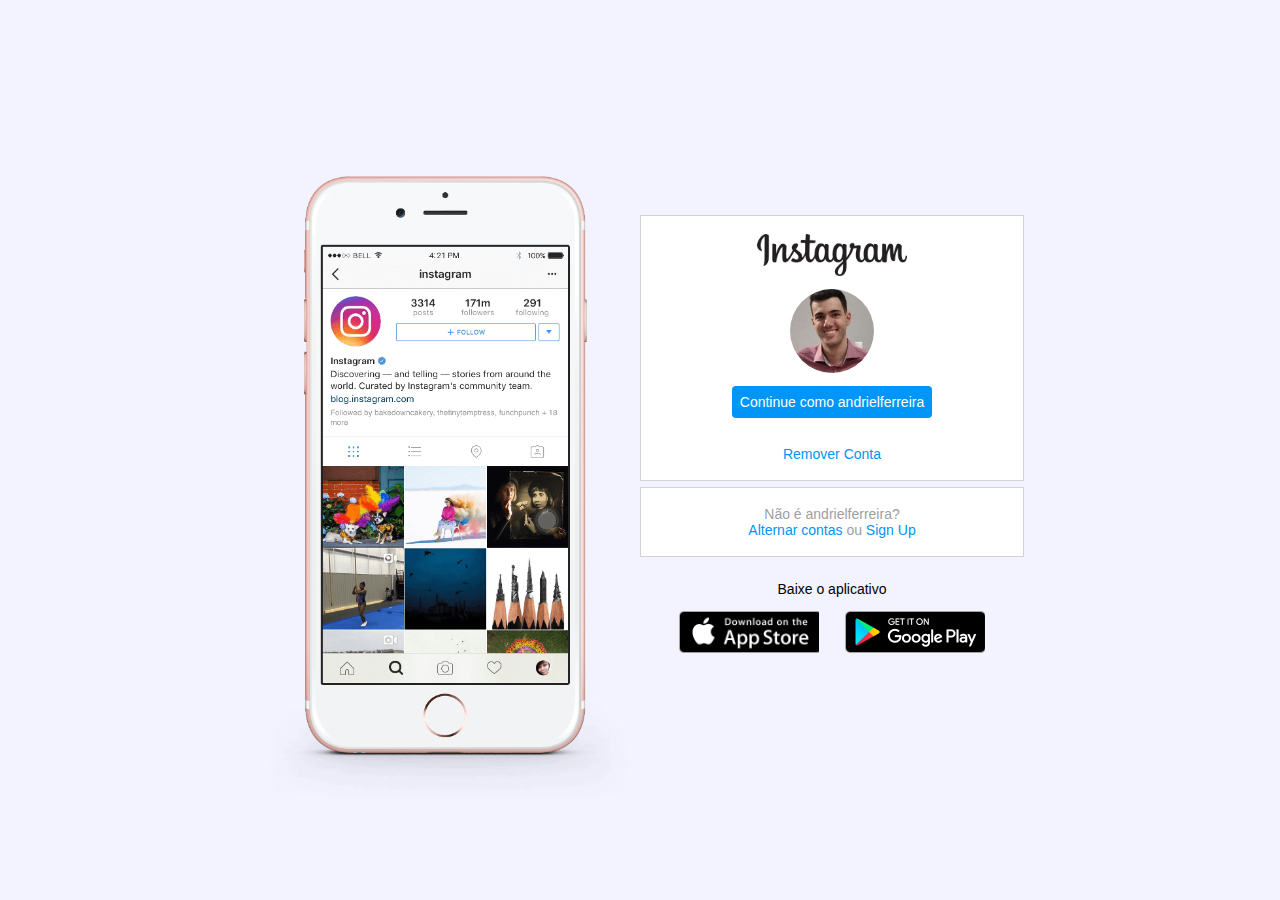
<file: index.html>
<!DOCTYPE html>
<html lang="pt">
<head>
    <meta charset="UTF-8">
    <meta http-equiv="X-UA-Compatible" content="IE=edge">
    <meta name="viewport" content="width=device-width, initial-scale=1.0">
    <link rel="stylesheet" href="styles/main.css">
    <link rel="stylesheet" href="styles/index-responsive.css">
    <link rel="stylesheet" href="styles/index.css">
    <title>Instagram</title>
</head>
<body>
    <div class="instagram-wrapper">
        <div class="instagram-phone">
            <img src="assets/instagram-celular.png" alt="Celular">
        </div>
        <div class="instagram-continue">
            <div class="group">
                <img class="instagram-logo" src="assets/instagram-logo.png" alt="Logo">
                <div class="profile-photo">
                    <img src="assets/perfil-instagram.jpg" alt="Foto de Perfil">
                </div>
                <a class="instagram-login" href="pages/profile-page.html">Continue como andrielferreira</a>
                <a class="instagram-logout" href="#">Remover Conta</a>
            </div>
            <div class="group">
                <p class="not-account">Não é andrielferreira?</p>
                <p class="not-account">
                    <span class="link-blue">Alternar contas</span>
                    ou
                    <span class="link-blue">Sign Up</span>
                </p>
            </div>
            <div class="get-the-app">
                <p class="get-app">Baixe o aplicativo</p>
                <div class="download">
                    <a class="app-download" href="#"></a>
                    <a class="app-download" href="#"></a>
                </div>
            </div>

        </div>
    </div>
</body>
</html>
</file>
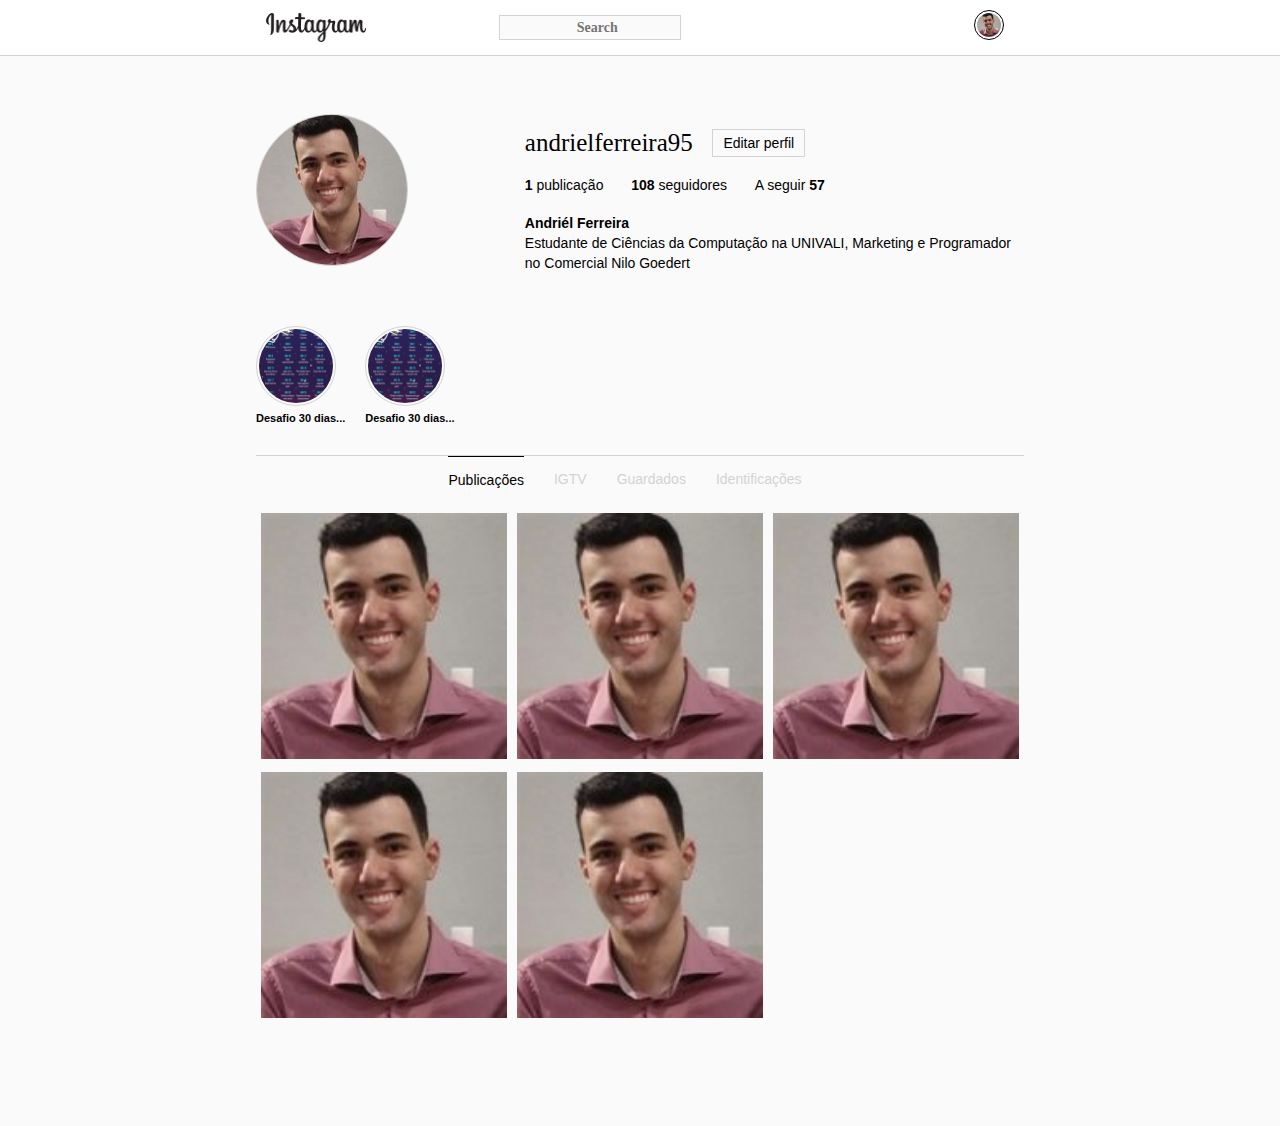
<file: pages/profile-page.html>
<!DOCTYPE html>
<html lang="pt">
<head>
    <meta charset="UTF-8">
    <meta http-equiv="X-UA-Compatible" content="IE=edge">
    <meta name="viewport" content="width=device-width, initial-scale=1.0">
    <link rel="stylesheet" href="../styles/main.css">
    <link rel="stylesheet" href="../styles/profile-page.css">
    <link rel="stylesheet" href="https://use.fontawesome.com/releases/v5.15.3/css/all.css" integrity="sha384-SZXxX4whJ79/gErwcOYf+zWLeJdY/qpuqC4cAa9rOGUstPomtqpuNWT9wdPEn2fk" crossorigin="anonymous">
    <title>Instagram - Início</title>
</head>
<body>
    <header>
        <div class="app-bar container row">
            <img class="logo" src="../assets/instagram-logo.png" alt="Logo Instagram">
            <input class="search" type="text" placeholder="&#xF002 Search">
            <div class="menus row">
                <i class="icon fas fa-home"></i>
                <i class="icon fas fa-comments"></i>
                <i class="icon fas fa-compass"></i>
                <i class="icon fas fa-heart"></i>
                <div class="icon">
                    <img src="../assets/perfil-instagram.jpg" alt="Perfil"> 
                </div>
            </div>
        </div>
    </header>
    <div class="content container">
        <div class="profile row">
            <div class="main-profile-screen">
                <img src="../assets/perfil-instagram.jpg" alt="Foto de perfil Instagram">
            </div>
            <div class="profile-infos">
                <div class="info main-info row">
                    <p class="nickname">andrielferreira95</p>
                    <button class="profile-edit">Editar perfil</button>
                    <i class="account-config fas fa-cog"></i>
                </div>
                <div class="info follows row">
                    <div class="publications-number">
                        <p><strong>1</strong> publicação</p>
                    </div>
                    <div class="followers-number">
                        <p><strong>108</strong> seguidores</p>
                    </div>
                    <div class="following-number">
                        <p>A seguir <strong>57</strong></p>
                    </div>
                </div>
                <div class="info bio">
                    <p><strong>Andriél Ferreira</strong></p>
                    <p>Estudante de Ciências da Computação na UNIVALI, Marketing e Programador no Comercial Nilo Goedert</p>
                </div>
            </div>
        </div>
        <div class="stories row">
            <div class="stories-card">
                <img src="../assets/stories-1.jpg" alt="stories 1">
                <p><strong>Desafio 30 dias...</strong></p>
            </div>
            <div class="stories-card">
                <img src="../assets/stories-1.jpg" alt="stories 1">
                <p><strong>Desafio 30 dias...</strong></p>
            </div>
        </div>
        <div class="horizontal-menu row">
            <div class="item">
                <p><i class="fas fa-sim-card"></i> Publicações</p>
            </div>
            <div class="item">
                <p><i class="fas fa-tv"></i> IGTV</p>
            </div>
            <div class="item">
                <p><i class="fas fa-tags"></i> Guardados</p>
            </div>
            <div class="item">
                <p><i class="fas fa-id-badge"></i> Identificações</p>
            </div>
        </div>
        <div class="photos">
            <div class="post">
                <div class="card">
                    <img src="../assets/perfil-instagram.jpg" alt="">
                    <div class="info-post">
                        <i class="fas fa-heart"></i> 100
                        <i class="fas fa-comment"></i> 100
                    </div>
                </div>
            </div> 
            <div class="post">
                <div class="card">
                    <img src="../assets/perfil-instagram.jpg" alt="">
                    <div class="info-post">
                        <i class="fas fa-heart"></i> 100 
                        <i class="fas fa-comment"></i> 100
                    </div>
                </div>
            </div> 
            <div class="post">
                <div class="card">
                    <img src="../assets/perfil-instagram.jpg" alt="">
                    <div class="info-post">
                        <i class="fas fa-heart"></i> 100
                        <i class="fas fa-comment"></i> 100
                    </div>
                </div>
            </div> 
            <div class="post">
                <div class="card">
                    <img src="../assets/perfil-instagram.jpg" alt="">
                    <div class="info-post">
                        <i class="fas fa-heart"></i>100 
                        <i class="fas fa-comment"></i> 100
                    </div>
                </div>
            </div> 
            <div class="post">
                <div class="card">
                    <img src="../assets/perfil-instagram.jpg" alt="">
                    <div class="info-post">
                        <i class="fas fa-heart"></i> 100
                        <i class="fas fa-comment"></i> 100
                    </div>
                </div>
            </div> 
    </div>
    <footer></footer>
    <script type="text/javascript" src="../js/profile.js"></script>
</body>
</html>
</file>
<file: styles/main.css>
* {
    margin: 0;
    padding: 0;
    text-decoration: none;
    box-sizing: border-box;
    font-family: sans-serif;
    font-size: 14px;
}
</file>
<file: styles/index-responsive.css>
@media (max-width: 1024px) {

    .instagram-wrapper {
        width: 90%;
    }
    
}

@media (max-width: 650px) {

    body {
        background-color: white;
    }
    
    .instagram-phone {
        display: none;
    }

    .instagram-continue {
        width: 100%;
    }

    .group {
        border: 1px solid transparent;
    }
    
}
</file>
<file: styles/index.css>
body {
    width: 100%;
    min-height: 100vh;
    background-color: rgb(243, 243, 1243);
    display: flex;
    justify-content: center;
}

.instagram-wrapper {
    display: flex;
    align-items: center;
    justify-content: start;
    width: 60%;
    height: 100vh;
}

.instagram-phone {
    display: flex;
    align-items: center;
    justify-content: center;
    width: 50%;
}

.instagram-phone img {
    height: 50rem;
}

.instagram-continue {
    display: flex;
    align-items: center;
    justify-content: space-around;
    flex-direction: column;
    width: 50%;
    min-height: 34rem;
}

.group {
    display: flex;
    justify-content: space-between;
    align-items: center;
    flex-direction: column;
    background-color: white;
    width: 100%;
    padding: 1.3rem 0;
    border: 1px solid lightgrey;
}

.group:nth-child(1) {
    min-height: 19rem;
}

.instagram-logo {
    height: 3rem;
}

.profile-photo {
    display: flex;
    justify-content: center;
    align-items: center;
    border-radius: 50%;
    overflow: hidden;
}

.profile-photo img {
    height: 6rem;
}

.instagram-login {
    background-color: #0095f6;
    color: white;
    padding: 8px;
    border-radius: 4px;
}

.instagram-logout {
    color: #0095f6;
    margin-top: 1rem;
}

.not-account {
    color: rgb(160, 160, 160);
}

.link-blue {
    color: #0095f6;
}

.get-the-app {
    display: flex;
    flex-direction: column;
    align-items: center;
    justify-content: center;
    width: 100%;
    padding: 1.3rem 0;
}

.download {
    display: flex;
    width: 100%;
    justify-content: space-evenly;
    align-items: center;
    padding: 1rem;
}

.app-download {
    height: 3rem;
    width: 10rem;
    background-size: cover;
}

.app-download:nth-child(1) {
    background-image: url("../assets/apple-button.png");
}

.app-download:nth-child(2) {
    background-image: url("../assets/googleplay-button.png");
}
</file>
<file: styles/profile-page.css>
:root {
    --cinzaFundo: rgb(250, 250, 250)
}

body {
    background-color: var(--cinzaFundo);
}

.container {
    width: 60%;
    align-items: center;
    margin: 0 auto;
}

.row {
    display: flex;
    flex-direction: row;
}

header {
    width: 100%;
    background-color: white;
    border-bottom: 1px solid lightgrey;
}

header .container {
    justify-content: space-between;
    max-height: 60px;
    padding: 10px;
    align-items: center;
}

.logo {
    width: 100px;
}

.search {
    background-color: var(--cinzaFundo);
    border: 1px solid lightgrey;
    font-family: "Circular", "Font Awesome 5 Free" !important;
    text-align: center;
    font-weight: 600;
    height: 25px;
}

.search:focus {
    outline: none;
    text-align: start;
    padding: 5px;
}

.menus {
    align-items: center;
    font-size: 50px;
}

header .icon, header .menus img {
    width: 30px;
    margin-right: 10px;
    font-size: 20px;
}

header .menus img {
    border-radius: 100px;
    border: 1px solid black;
    padding: 2px;
}

.profile {
    width: 100%;
    justify-content: space-between;
    align-items: center;
    min-height: 30vh;
}

.profile-infos {
    width: 65%;
    display: flex;
    flex-direction: column;
}

.info {
    margin-top: 20px;
}

.main-info, .follows {
    width: 300px;
    justify-content: space-between;
    align-items: center;
}

.main-profile-screen > img {
    border-radius: 100px;
    border: 1px solid lightgrey;
}

.nickname {
    font-size: 25px;
    font-family: 'Times New Roman', Times, serif;
}

.profile-edit {
    background-color: transparent;
    border: 1px solid lightgrey;
    padding: 5px 10px;
    font-weight: 500;
    cursor: pointer;
}

.account-config {
    font-size: 20px;
}

.bio {
    line-height: 20px;
}

.stories-card {
    margin-right: 20px;
}

.stories img {
    border-radius: 100px;
    width: 80px;
    padding: 2px;
    border: 1px solid lightgrey;
}

.stories strong {
    text-align: center;
    font-size: 11px;
}

.horizontal-menu {
    margin-top: 30px;
    border-top: 1px solid lightgrey;
    justify-content: center;
    margin-bottom: 20px;
}

.horizontal-menu .item {
    margin-right: 30px;
    padding-top: 15px;
    cursor: pointer;
    color: lightgrey;
}

.item-selected {
    color: black !important;
    border-top: 1px solid black;
}

.photos {
    display: grid;
    grid-template-columns: auto auto auto;
}

.post {
    width: 100%;
    height: 100%;
    padding: 5px;
}

.card {
    position: relative;
}

.post img {
    width: 100%;
}

.info-post {
    z-index: 1000;
    position: absolute;
    width: 100%;
    top: 50%;
    text-align: center;
    display: none;
}

.post:hover .info-post{
    display: block;
}

.post:hover img{
    opacity: 0.5;
}

footer {
    margin-top: 100px;
}
</file>
